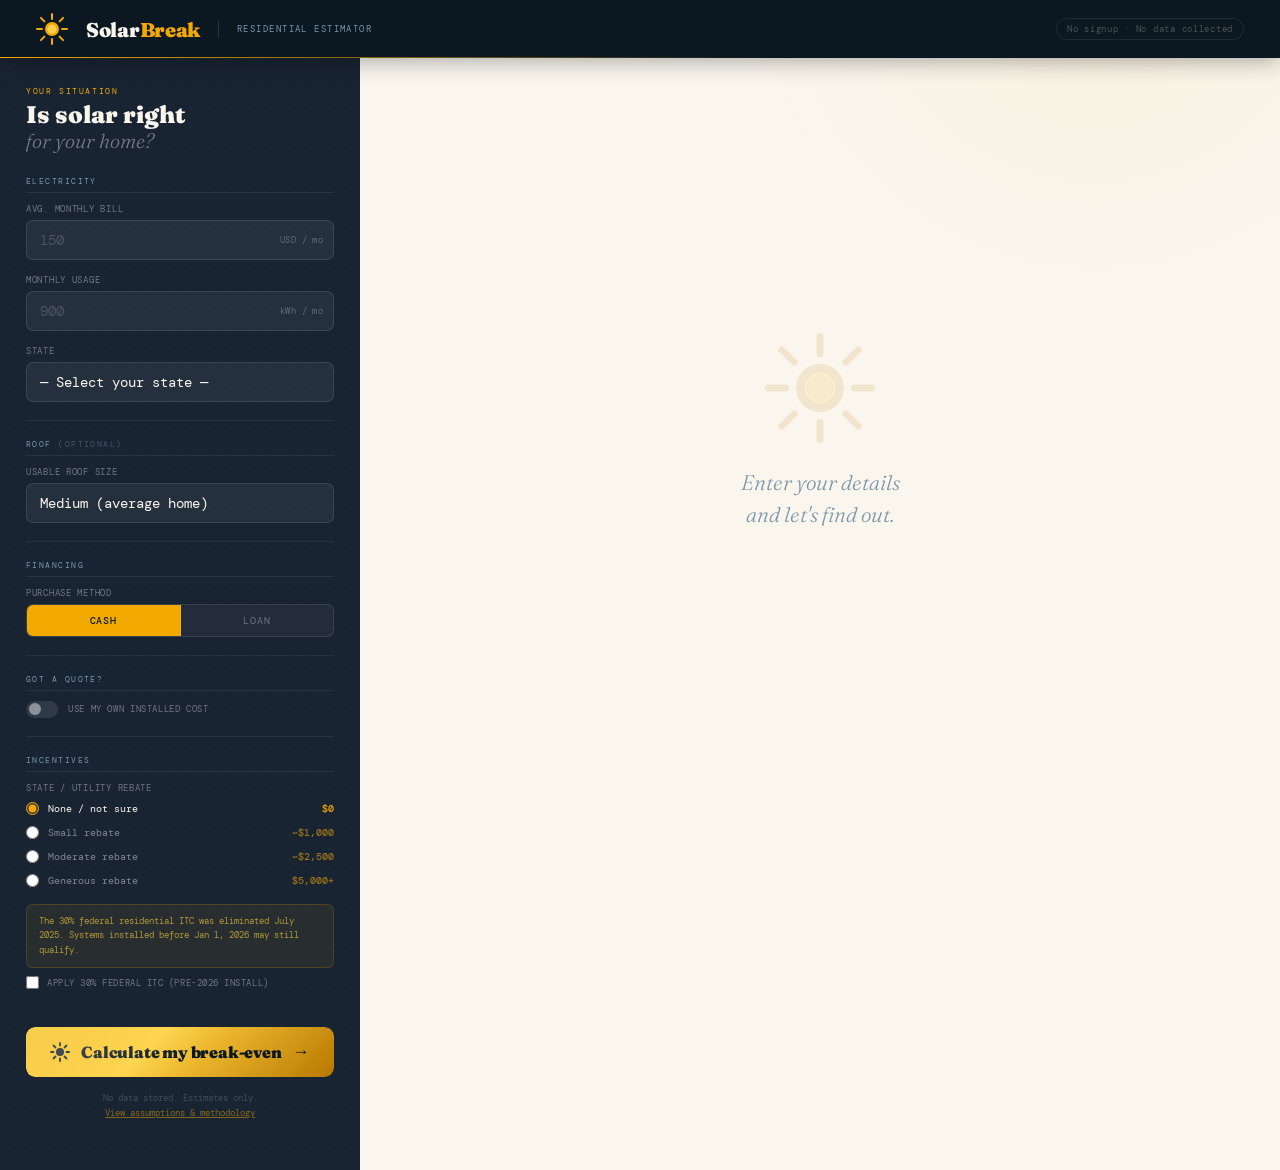
<file: classic/solar.html>
<!DOCTYPE html>
<html lang="en">
<head>
    <!-- Google tag (gtag.js) -->
    <script async src="https://www.googletagmanager.com/gtag/js?id=G-TL96KQ5B00"></script>
    <script>
      window.dataLayer = window.dataLayer || [];
      function gtag(){dataLayer.push(arguments);}
      gtag('js', new Date());

      gtag('config', 'G-TL96KQ5B00');
    </script>
<meta charset="UTF-8">
<meta name="viewport" content="width=device-width, initial-scale=1.0">
<title>SolarBreak — Should you go solar?</title>
<link rel="preconnect" href="https://fonts.googleapis.com">
<link href="https://fonts.googleapis.com/css2?family=Fraunces:ital,opsz,wght@0,9..144,300;0,9..144,600;0,9..144,900;1,9..144,300;1,9..144,400&family=DM+Mono:wght@300;400;500&display=swap" rel="stylesheet">
<style>
:root {
  --navy:       #0c1821;
  --navy-mid:   #192433;
  --navy-light: #243447;
  --cream:      #faf6ee;
  --cream-dark: #f0e8d5;
  --gold:       #f2a900;
  --gold-light: #fff4cc;
  --gold-deep:  #b87800;
  --sage:       #3a6b4f;
  --sage-light: #ddeee5;
  --rust:       #b84c2e;
  --rust-light: #fce9e4;
  --mist:       #7a96aa;
  --rule:       #ddd4c0;
  --ink:        #1a1610;
}
*,*::before,*::after{box-sizing:border-box;margin:0;padding:0;}
html,body{height:100%;}
body{
  background:var(--cream);
  color:var(--ink);
  font-family:'DM Mono',monospace;
  font-size:13px;
  min-height:100vh;
  overflow-x:hidden;
}

/* ══════════════════════════════════════
   MASTHEAD
══════════════════════════════════════ */
.masthead{
  background:var(--navy);
  height:58px;
  display:flex;
  align-items:center;
  padding:0 36px;
  gap:18px;
  position:sticky;
  top:0;
  z-index:50;
  box-shadow:0 2px 24px rgba(0,0,0,0.35);
}
.masthead::after{
  content:'';
  position:absolute;
  bottom:0;left:0;right:0;height:1px;
  background:linear-gradient(90deg,var(--gold) 0%,transparent 60%);
}
.mh-sun{width:32px;height:32px;flex-shrink:0;}
.mh-sun .rays{animation:spinRays 20s linear infinite;transform-origin:16px 16px;}
.mh-sun .core{animation:pulseCore 3.5s ease-in-out infinite;transform-origin:16px 16px;}
@keyframes spinRays{to{transform:rotate(360deg);}}
@keyframes pulseCore{0%,100%{transform:scale(1);}50%{transform:scale(1.12);}}
.mh-brand{font-family:'Fraunces',serif;font-size:20px;font-weight:900;color:var(--cream);letter-spacing:-0.3px;}
.mh-brand em{color:var(--gold);font-style:normal;}
.mh-divider{width:1px;height:18px;background:rgba(255,255,255,0.12);}
.mh-tag{font-size:9px;text-transform:uppercase;letter-spacing:0.16em;color:var(--mist);}
.mh-spacer{flex:1;}
.mh-badge{
  font-size:9px;letter-spacing:0.08em;color:rgba(255,255,255,0.25);
  border:1px solid rgba(255,255,255,0.08);
  border-radius:20px;padding:4px 10px;
}

/* ══════════════════════════════════════
   LAYOUT
══════════════════════════════════════ */
.app{display:grid;grid-template-columns:360px 1fr;min-height:calc(100vh - 58px);}

/* ══════════════════════════════════════
   LEFT PANEL
══════════════════════════════════════ */
.left{
  background:var(--navy-mid);
  padding:28px 26px 48px;
  overflow-y:auto;
  position:relative;
}
.left::before{
  content:'';position:absolute;inset:0;pointer-events:none;
  background-image:radial-gradient(rgba(255,255,255,0.025) 1px,transparent 1px);
  background-size:20px 20px;
}
.left-hero{margin-bottom:24px;}
.left-eyebrow{font-size:8px;text-transform:uppercase;letter-spacing:0.2em;color:var(--gold);margin-bottom:5px;}
.left-headline{
  font-family:'Fraunces',serif;font-size:24px;font-weight:900;
  color:var(--cream);line-height:1.15;
}
.left-headline em{font-style:italic;font-weight:300;color:rgba(255,255,255,0.4);display:block;font-size:20px;}

.sec-lbl{
  font-size:8px;text-transform:uppercase;letter-spacing:0.18em;color:var(--mist);
  margin-bottom:10px;padding-bottom:6px;border-bottom:1px solid rgba(255,255,255,0.07);
}
.fg{margin-bottom:14px;}
.fl{display:block;font-size:9px;letter-spacing:0.08em;color:rgba(255,255,255,0.38);margin-bottom:5px;text-transform:uppercase;}
input,select{
  width:100%;padding:10px 13px;
  background:rgba(255,255,255,0.055);
  border:1px solid rgba(255,255,255,0.1);
  color:var(--cream);font-family:'DM Mono',monospace;font-size:14px;
  border-radius:7px;outline:none;
  transition:border-color 0.2s,background 0.2s,box-shadow 0.2s;
  -webkit-appearance:none;appearance:none;
}
input::placeholder{color:rgba(255,255,255,0.18);}
input:focus,select:focus{
  border-color:var(--gold);
  background:rgba(242,169,0,0.07);
  box-shadow:0 0 0 3px rgba(242,169,0,0.14);
}
select option{background:var(--navy-mid);color:var(--cream);}
.iu{position:relative;}
.unit{
  position:absolute;right:11px;top:50%;transform:translateY(-50%);
  font-size:9px;color:rgba(255,255,255,0.28);letter-spacing:0.04em;pointer-events:none;
}
.divider{border:none;border-top:1px solid rgba(255,255,255,0.06);margin:18px 0;}

/* Sun hint */
.sun-hint{
  background:rgba(242,169,0,0.09);border:1px solid rgba(242,169,0,0.22);
  border-radius:7px;padding:8px 11px;font-size:10px;color:rgba(255,220,80,0.82);
  margin-top:-6px;margin-bottom:14px;line-height:1.55;display:none;
}
.sun-hint strong{color:var(--gold);}

/* Toggle group */
.tg{display:flex;background:rgba(255,255,255,0.04);border:1px solid rgba(255,255,255,0.1);border-radius:7px;overflow:hidden;}
.tg input[type="radio"]{display:none;}
.tg label{
  flex:1;padding:9px 0;text-align:center;cursor:pointer;
  font-size:10px;letter-spacing:0.08em;text-transform:uppercase;
  color:rgba(255,255,255,0.35);border-right:1px solid rgba(255,255,255,0.08);
  transition:all 0.2s;display:block;margin:0;
}
.tg label:last-of-type{border-right:none;}
.tg input[type="radio"]:checked+label{background:var(--gold);color:var(--navy);font-weight:500;}

/* Switch */
.sw-row{display:flex;align-items:center;gap:10px;margin-bottom:10px;cursor:pointer;}
.sw-row span{font-size:9px;color:rgba(255,255,255,0.38);text-transform:uppercase;letter-spacing:0.07em;}
input.sw{display:none;}
.sw-track{width:32px;height:17px;background:rgba(255,255,255,0.1);border-radius:9px;position:relative;transition:background 0.2s;flex-shrink:0;}
.sw-track::after{content:'';position:absolute;top:2.5px;left:2.5px;width:12px;height:12px;background:rgba(255,255,255,0.45);border-radius:50%;transition:transform 0.2s,background 0.2s;}
input.sw:checked+.sw-track{background:var(--gold);}
input.sw:checked+.sw-track::after{transform:translateX(15px);background:var(--navy);}

/* State incentive radios */
.inc-list{display:flex;flex-direction:column;gap:5px;}
.inc-item{display:flex;align-items:center;gap:9px;cursor:pointer;padding:3px 0;}
.inc-item input[type="radio"]{
  width:13px;height:13px;-webkit-appearance:auto;appearance:auto;
  accent-color:var(--gold);cursor:pointer;flex-shrink:0;margin:0;padding:0;border:none;background:none;
}
.ir-lbl{font-size:10px;color:rgba(255,255,255,0.45);flex:1;}
.ir-amt{font-size:10px;color:rgba(242,169,0,0.6);font-weight:500;}
.inc-item input[type="radio"]:checked~.ir-lbl{color:var(--cream);}
.inc-item input[type="radio"]:checked~.ir-amt{color:var(--gold);}

/* ITC box */
.itc-box{
  background:rgba(242,169,0,0.07);border:1px solid rgba(242,169,0,0.18);
  border-radius:7px;padding:9px 12px;margin-bottom:8px;
  font-size:9px;color:rgba(255,210,60,0.65);line-height:1.65;
}
.itc-check{display:flex;align-items:center;gap:8px;cursor:pointer;}
.itc-check input[type="checkbox"]{
  width:13px;height:13px;-webkit-appearance:auto;appearance:auto;
  accent-color:var(--gold);margin:0;padding:0;border:none;background:none;flex-shrink:0;
}
.itc-check span{font-size:9px;color:rgba(255,255,255,0.38);text-transform:uppercase;letter-spacing:0.06em;}

/* CTA */
.cta{
  width:100%;margin-top:24px;padding:0;background:none;border:none;cursor:pointer;
  border-radius:9px;overflow:hidden;position:relative;
}
.cta-inner{
  display:flex;align-items:center;justify-content:center;gap:11px;
  padding:15px 22px;
  background:linear-gradient(135deg,#f5b800 0%,#ffd040 40%,var(--gold-deep) 100%);
  border-radius:9px;
  transition:transform 0.15s,box-shadow 0.2s;
  position:relative;overflow:hidden;
}
.cta-inner::before{
  content:'';position:absolute;inset:0;
  background:linear-gradient(135deg,rgba(255,255,255,0.3) 0%,transparent 55%);
  pointer-events:none;
}
.cta:hover .cta-inner{transform:translateY(-2px);box-shadow:0 10px 36px rgba(242,169,0,0.5);}
.cta:active .cta-inner{transform:translateY(0);}
.cta-sun{width:20px;height:20px;animation:ctaSpin 5s linear infinite paused;}
.cta:hover .cta-sun{animation-play-state:running;}
@keyframes ctaSpin{to{transform:rotate(360deg);}}
.cta-txt{font-family:'Fraunces',serif;font-size:16px;font-weight:900;color:var(--navy);letter-spacing:-0.2px;}
.cta-arr{font-size:17px;color:var(--navy);transition:transform 0.2s;}
.cta:hover .cta-arr{transform:translateX(5px);}
.foot-note{margin-top:14px;font-size:9px;color:rgba(255,255,255,0.18);text-align:center;line-height:1.7;}
.foot-note a{color:rgba(242,169,0,0.5);cursor:pointer;text-decoration:underline;}

/* ══════════════════════════════════════
   RIGHT PANEL
══════════════════════════════════════ */
.right{
  padding:36px 40px 56px;
  overflow-y:auto;
  position:relative;
  transition:background 0.8s ease;
}
.right::before{
  content:'';position:absolute;inset:0;pointer-events:none;
  background:radial-gradient(ellipse 60% 50% at 80% -10%,rgba(242,169,0,0.06) 0%,transparent 70%);
  transition:opacity 0.8s;
}
.right.mood-good::before{background:radial-gradient(ellipse 70% 60% at 85% -5%,rgba(58,107,79,0.1) 0%,transparent 70%);}
.right.mood-poor::before{background:radial-gradient(ellipse 70% 60% at 85% -5%,rgba(184,76,46,0.07) 0%,transparent 70%);}

/* Empty state */
.empty{
  display:flex;flex-direction:column;align-items:center;justify-content:center;
  min-height:75vh;gap:20px;
}
.empty-sun-wrap{animation:emptyFloat 5s ease-in-out infinite;}
@keyframes emptyFloat{0%,100%{transform:translateY(0);}50%{transform:translateY(-10px);}}
.empty-txt{
  font-family:'Fraunces',serif;font-size:21px;font-weight:300;font-style:italic;
  color:var(--mist);text-align:center;line-height:1.5;
}

/* Results */
#rc{animation:slideIn 0.45s cubic-bezier(0.16,1,0.3,1) forwards;}
@keyframes slideIn{from{opacity:0;transform:translateY(16px);}to{opacity:1;transform:translateY(0);}}

/* ── VERDICT ── */
.verdict{
  border-radius:12px;padding:20px 22px;margin-bottom:30px;
  display:flex;align-items:center;gap:16px;
  position:relative;overflow:hidden;
}
.verdict::after{
  content:'';position:absolute;right:-30px;top:-30px;
  width:110px;height:110px;border-radius:50%;opacity:0.1;
}
.verdict.good{background:var(--sage-light);}
.verdict.good::after{background:var(--sage);}
.verdict.fair{background:var(--gold-light);}
.verdict.fair::after{background:var(--gold);}
.verdict.poor{background:var(--rust-light);}
.verdict.poor::after{background:var(--rust);}
.v-icon{font-size:30px;flex-shrink:0;}
.v-body{flex:1;}
.v-text{font-family:'Fraunces',serif;font-size:21px;font-weight:900;color:var(--navy);line-height:1.2;}
.v-sub{font-size:10px;color:var(--mist);margin-top:4px;letter-spacing:0.03em;}
.v-pill{
  font-size:8px;text-transform:uppercase;letter-spacing:0.13em;
  padding:6px 13px;border-radius:20px;font-weight:500;white-space:nowrap;
}
.verdict.good .v-pill{background:var(--sage);color:white;}
.verdict.fair .v-pill{background:var(--gold-deep);color:white;}
.verdict.poor .v-pill{background:var(--rust);color:white;}

/* ── SECTION HEAD ── */
.sh{
  display:flex;align-items:center;gap:12px;
  margin-bottom:14px;
}
.sh-title{font-family:'Fraunces',serif;font-size:15px;font-weight:600;color:var(--navy);}
.sh-tag{font-size:8px;text-transform:uppercase;letter-spacing:0.13em;color:var(--mist);}
.sh-rule{flex:1;height:1px;background:var(--rule);}
.sh-gold{flex:1;height:2px;background:linear-gradient(90deg,var(--gold) 0%,transparent 100%);}

/* ── RADIAL ARC + STATS ── */
.hero-row{
  display:grid;grid-template-columns:200px 1fr;
  gap:0;margin-bottom:4px;
  background:white;border:1px solid var(--rule);border-radius:10px;overflow:hidden;
}
.arc-cell{
  background:var(--navy);
  display:flex;flex-direction:column;align-items:center;justify-content:center;
  padding:24px 16px;position:relative;
}
.arc-cell::after{
  content:'';position:absolute;right:0;top:10%;bottom:10%;width:1px;
  background:linear-gradient(180deg,transparent,rgba(255,255,255,0.12),transparent);
}
#arc-svg{overflow:visible;}
.arc-label{
  text-align:center;margin-top:10px;
}
.arc-years{
  font-family:'Fraunces',serif;font-size:28px;font-weight:900;
  color:var(--cream);line-height:1;
}
.arc-sub{font-size:9px;color:var(--mist);letter-spacing:0.1em;text-transform:uppercase;margin-top:3px;}
.stats-cell{display:grid;grid-template-columns:1fr 1fr 1fr;gap:1px;background:var(--rule);}
.s-cell{
  background:white;padding:13px 14px;
  transition:background 0.15s;
}
.s-cell:hover{background:var(--cream);}
.s-cell.money{background:#fffef5;}
.s-cell.money:hover{background:#fff8e0;}
.s-lbl{font-size:8px;text-transform:uppercase;letter-spacing:0.12em;color:var(--mist);margin-bottom:4px;}
.s-val{
  font-family:'Fraunces',serif;font-size:21px;font-weight:900;
  line-height:1;color:var(--navy);
}
.s-val.gold{color:var(--gold-deep);}
.s-val.sage{color:var(--sage);}
.s-hint{font-size:9px;color:var(--mist);margin-top:3px;}

/* ── STACKED BAR BREAKDOWN ── */
.breakdown-wrap{margin-bottom:28px;}
.stacked-bar-outer{
  height:28px;border-radius:6px;overflow:hidden;
  display:flex;margin-bottom:10px;
  box-shadow:0 2px 8px rgba(0,0,0,0.08);
}
.sb-seg{
  height:100%;transition:flex 0.6s cubic-bezier(0.4,0,0.2,1);
  position:relative;cursor:default;
}
.sb-seg:hover::after{
  content:attr(data-tip);
  position:absolute;bottom:calc(100% + 8px);left:50%;transform:translateX(-50%);
  background:var(--navy);color:white;font-size:9px;padding:5px 9px;border-radius:5px;
  white-space:nowrap;pointer-events:none;z-index:10;letter-spacing:0.03em;
}
.bd-legend{display:flex;flex-wrap:wrap;gap:6px 14px;}
.bd-leg-item{display:flex;align-items:center;gap:5px;font-size:9px;color:var(--mist);}
.bd-dot{width:9px;height:9px;border-radius:2px;flex-shrink:0;}
.bd-leg-val{color:var(--navy);font-weight:500;margin-left:2px;}
.bd-note{font-size:9px;color:var(--mist);margin-top:8px;line-height:1.6;}

/* ── INCENTIVE PILLS ── */
.ipills{display:flex;gap:8px;margin-bottom:28px;flex-wrap:wrap;}
.ipill{
  display:flex;align-items:center;gap:7px;
  padding:7px 13px;border-radius:7px;font-size:10px;letter-spacing:0.03em;border:1px solid;
}
.ipill.sage{background:var(--sage-light);border-color:var(--sage);color:var(--sage);}
.ipill.gold{background:var(--gold-light);border-color:var(--gold-deep);color:var(--gold-deep);}
.ipill.mist{background:var(--cream-dark);border-color:var(--rule);color:var(--mist);flex:1;min-width:180px;}
.ipill.mist a{color:var(--gold-deep);text-decoration:underline;}
.ipill-amt{font-size:13px;font-weight:500;}

/* ── PAYBACK CHART ── */
.chart-wrap{margin-bottom:28px;}
.chart-cap{font-size:9px;color:var(--mist);margin-bottom:10px;letter-spacing:0.03em;}
#payback-svg{
  width:100%;display:block;
  background:white;border:1px solid var(--rule);border-radius:8px;
}
.chart-leg{display:flex;gap:18px;margin-top:10px;flex-wrap:wrap;}
.cl-item{display:flex;align-items:center;gap:6px;font-size:9px;color:var(--mist);text-transform:uppercase;letter-spacing:0.07em;}
.cl-swatch{width:18px;height:2px;border-radius:1px;}
.chart-sum{margin-top:10px;font-size:11px;color:var(--sage);letter-spacing:0.02em;}
.chart-sum strong{font-weight:500;}

/* ── SCENARIOS ── */
.sc-grid{display:grid;grid-template-columns:1fr 1fr;gap:10px;margin-bottom:28px;}
.sc-card{
  background:white;border:1.5px solid var(--rule);border-radius:9px;
  padding:16px;position:relative;
  transition:transform 0.18s,box-shadow 0.18s,border-color 0.15s;
}
.sc-card:hover{transform:translateY(-3px);box-shadow:0 10px 28px rgba(12,24,33,0.1);}
.sc-card.sel{
  border-color:var(--gold);
  background:linear-gradient(140deg,#fffef5 0%,#fff8d0 100%);
}
.sc-card.best{border-color:var(--sage)!important;}
.sc-type{font-size:8px;text-transform:uppercase;letter-spacing:0.13em;color:var(--mist);margin-bottom:5px;}
.sc-card.sel .sc-type{color:var(--gold-deep);}
.sc-name{font-family:'Fraunces',serif;font-size:13px;font-weight:600;color:var(--navy);margin-bottom:10px;line-height:1.25;}
.sc-row{
  display:flex;justify-content:space-between;align-items:baseline;
  padding:4px 0;border-bottom:1px solid var(--rule);font-size:11px;
}
.sc-row:last-child{border-bottom:none;}
.sc-row .sk{color:var(--mist);}
.sc-row .sv{font-weight:500;}
.sc-row .sv.g{color:var(--sage);}
.sc-row .sv.a{color:var(--gold-deep);}
.sc-badge{
  position:absolute;top:-1px;right:12px;
  font-size:7px;text-transform:uppercase;letter-spacing:0.1em;padding:3px 8px;border-radius:0 0 5px 5px;
}
.sc-badge.fin{background:var(--gold);color:var(--navy);}
.sc-badge.bst{background:var(--sage);color:white;}
.sc-badge.both{background:var(--navy);color:var(--gold);}

/* ── DISCLAIMER ── */
.disc{font-size:9px;color:var(--mist);line-height:1.75;padding-top:4px;}

/* ── MODAL ── */
.modal{display:none;position:fixed;inset:0;background:rgba(12,24,33,0.72);z-index:200;align-items:center;justify-content:center;backdrop-filter:blur(6px);}
.modal.open{display:flex;}
.modal-box{
  background:var(--cream);border:2px solid var(--navy);border-radius:12px;
  padding:30px;max-width:520px;width:92%;max-height:82vh;overflow-y:auto;position:relative;
  animation:mIn 0.25s ease;
}
@keyframes mIn{from{transform:scale(0.94);opacity:0;}to{transform:scale(1);opacity:1;}}
.modal-title{font-family:'Fraunces',serif;font-size:19px;font-weight:900;color:var(--navy);margin-bottom:16px;padding-bottom:11px;border-bottom:2px solid var(--navy);}
.mc{position:absolute;top:16px;right:18px;background:none;border:none;font-size:18px;cursor:pointer;color:var(--mist);transition:color 0.15s;}
.mc:hover{color:var(--navy);}
.ar{display:flex;justify-content:space-between;padding:7px 0;border-bottom:1px solid var(--rule);font-size:11px;gap:14px;}
.ar:last-of-type{border-bottom:none;}
.ar .ak{color:var(--mist);}
.ar .av{font-weight:500;text-align:right;}
.mf{margin-top:14px;font-size:9px;color:var(--mist);line-height:1.7;}

/* ── RESPONSIVE ── */
@media(max-width:900px){
  .app{grid-template-columns:1fr;}
  .left{border-bottom:2px solid var(--gold);}
  .hero-row{grid-template-columns:1fr;}
  .arc-cell{padding:20px;}
  .stats-cell{grid-template-columns:1fr 1fr;}
  .sc-grid{grid-template-columns:1fr;}
  .masthead{padding:0 20px;}
  .right{padding:24px 20px 40px;}
}
</style>
</head>
<body>

<!-- MASTHEAD -->
<header class="masthead">
  <svg class="mh-sun" viewBox="0 0 32 32" fill="none">
    <g class="rays">
      <line x1="16" y1="1" x2="16" y2="6" stroke="#f2a900" stroke-width="2" stroke-linecap="round"/>
      <line x1="16" y1="26" x2="16" y2="31" stroke="#f2a900" stroke-width="2" stroke-linecap="round"/>
      <line x1="1" y1="16" x2="6" y2="16" stroke="#f2a900" stroke-width="2" stroke-linecap="round"/>
      <line x1="26" y1="16" x2="31" y2="16" stroke="#f2a900" stroke-width="2" stroke-linecap="round"/>
      <line x1="4.9" y1="4.9" x2="8.4" y2="8.4" stroke="#f2a900" stroke-width="2" stroke-linecap="round"/>
      <line x1="23.6" y1="23.6" x2="27.1" y2="27.1" stroke="#f2a900" stroke-width="2" stroke-linecap="round"/>
      <line x1="27.1" y1="4.9" x2="23.6" y2="8.4" stroke="#f2a900" stroke-width="2" stroke-linecap="round"/>
      <line x1="8.4" y1="23.6" x2="4.9" y2="27.1" stroke="#f2a900" stroke-width="2" stroke-linecap="round"/>
    </g>
    <circle class="core" cx="16" cy="16" r="7" fill="#f2a900"/>
    <circle cx="16" cy="16" r="4.5" fill="#ffd050"/>
  </svg>
  <div class="mh-brand">Solar<em>Break</em></div>
  <div class="mh-divider"></div>
  <div class="mh-tag">Residential Estimator</div>
  <div class="mh-spacer"></div>
  <div class="mh-badge">No signup · No data collected</div>
</header>

<div class="app">
<!-- ══ LEFT PANEL ══ -->
<div class="left">
  <div class="left-hero">
    <div class="left-eyebrow">Your situation</div>
    <div class="left-headline">Is solar right<em>for your home?</em></div>
  </div>

  <div class="sec-lbl">Electricity</div>
  <div class="fg">
    <label class="fl">Avg. Monthly Bill</label>
    <div class="iu"><input type="number" id="bill" placeholder="150" min="0" max="5000"><span class="unit">USD / mo</span></div>
  </div>
  <div class="fg">
    <label class="fl">Monthly Usage</label>
    <div class="iu"><input type="number" id="kwh" placeholder="900" min="0" max="20000"><span class="unit">kWh / mo</span></div>
  </div>
  <div class="fg">
    <label class="fl">State</label>
    <select id="state" onchange="onState()">
      <option value="avg">— Select your state —</option>
      <option value="AL">Alabama</option><option value="AK">Alaska</option><option value="AZ">Arizona</option>
      <option value="AR">Arkansas</option><option value="CA">California</option><option value="CO">Colorado</option>
      <option value="CT">Connecticut</option><option value="DE">Delaware</option><option value="FL">Florida</option>
      <option value="GA">Georgia</option><option value="HI">Hawaii</option><option value="ID">Idaho</option>
      <option value="IL">Illinois</option><option value="IN">Indiana</option><option value="IA">Iowa</option>
      <option value="KS">Kansas</option><option value="KY">Kentucky</option><option value="LA">Louisiana</option>
      <option value="ME">Maine</option><option value="MD">Maryland</option><option value="MA">Massachusetts</option>
      <option value="MI">Michigan</option><option value="MN">Minnesota</option><option value="MS">Mississippi</option>
      <option value="MO">Missouri</option><option value="MT">Montana</option><option value="NE">Nebraska</option>
      <option value="NV">Nevada</option><option value="NH">New Hampshire</option><option value="NJ">New Jersey</option>
      <option value="NM">New Mexico</option><option value="NY">New York</option><option value="NC">North Carolina</option>
      <option value="ND">North Dakota</option><option value="OH">Ohio</option><option value="OK">Oklahoma</option>
      <option value="OR">Oregon</option><option value="PA">Pennsylvania</option><option value="RI">Rhode Island</option>
      <option value="SC">South Carolina</option><option value="SD">South Dakota</option><option value="TN">Tennessee</option>
      <option value="TX">Texas</option><option value="UT">Utah</option><option value="VT">Vermont</option>
      <option value="VA">Virginia</option><option value="WA">Washington</option><option value="WV">West Virginia</option>
      <option value="WI">Wisconsin</option><option value="WY">Wyoming</option>
    </select>
  </div>
  <div id="sun-hint" class="sun-hint"></div>

  <div class="divider"></div>
  <div class="sec-lbl">Roof <span style="opacity:.45">(optional)</span></div>
  <div class="fg">
    <label class="fl">Usable Roof Size</label>
    <select id="roof">
      <option value="0">Not sure — use defaults</option>
      <option value="300">Small (townhouse / condo)</option>
      <option value="500" selected>Medium (average home)</option>
      <option value="800">Large</option>
      <option value="1200">Very large (ranch / estate)</option>
    </select>
  </div>

  <div class="divider"></div>
  <div class="sec-lbl">Financing</div>
  <div class="fg">
    <label class="fl">Purchase Method</label>
    <div class="tg">
      <input type="radio" name="fin" id="fc" value="cash" checked><label for="fc">Cash</label>
      <input type="radio" name="fin" id="fl2" value="loan"><label for="fl2">Loan</label>
    </div>
  </div>
  <div class="fg" id="apr-g" style="display:none">
    <label class="fl">Loan APR</label>
    <div class="iu"><input type="number" id="apr" placeholder="6.5" min="0" max="25" step="0.1"><span class="unit">%</span></div>
  </div>
  <div class="fg" id="term-g" style="display:none">
    <label class="fl">Loan Term</label>
    <select id="term">
      <option value="10">10 years</option><option value="15" selected>15 years</option>
      <option value="20">20 years</option><option value="25">25 years</option>
    </select>
  </div>

  <div class="divider"></div>
  <div class="sec-lbl">Got a Quote?</div>
  <div class="fg">
    <label class="sw-row" for="use-custom">
      <input class="sw" type="checkbox" id="use-custom" onchange="toggleCustom()">
      <div class="sw-track"></div>
      <span>Use my own installed cost</span>
    </label>
    <div id="custom-g" style="display:none;margin-top:6px">
      <div class="iu"><input type="number" id="custom-cost" placeholder="28000" min="500" max="500000"><span class="unit">USD total</span></div>
    </div>
  </div>

  <div class="divider"></div>
  <div class="sec-lbl">Incentives</div>
  <div class="fg">
    <label class="fl">State / Utility Rebate</label>
    <div class="inc-list">
      <label class="inc-item"><input type="radio" name="si" value="0" checked><span class="ir-lbl">None / not sure</span><span class="ir-amt">$0</span></label>
      <label class="inc-item"><input type="radio" name="si" value="1000"><span class="ir-lbl">Small rebate</span><span class="ir-amt">~$1,000</span></label>
      <label class="inc-item"><input type="radio" name="si" value="2500"><span class="ir-lbl">Moderate rebate</span><span class="ir-amt">~$2,500</span></label>
      <label class="inc-item"><input type="radio" name="si" value="5000"><span class="ir-lbl">Generous rebate</span><span class="ir-amt">$5,000+</span></label>
    </div>
  </div>
  <div class="fg">
    <div class="itc-box">The 30% federal residential ITC was eliminated July 2025. Systems installed before Jan 1, 2026 may still qualify.</div>
    <label class="itc-check">
      <input type="checkbox" id="itc">
      <span>Apply 30% federal ITC (pre-2026 install)</span>
    </label>
  </div>

  <button class="cta" onclick="calc()">
    <div class="cta-inner">
      <svg class="cta-sun" viewBox="0 0 20 20" fill="none">
        <circle cx="10" cy="10" r="4" fill="#0c1821"/>
        <line x1="10" y1="1" x2="10" y2="3.5" stroke="#0c1821" stroke-width="1.8" stroke-linecap="round"/>
        <line x1="10" y1="16.5" x2="10" y2="19" stroke="#0c1821" stroke-width="1.8" stroke-linecap="round"/>
        <line x1="1" y1="10" x2="3.5" y2="10" stroke="#0c1821" stroke-width="1.8" stroke-linecap="round"/>
        <line x1="16.5" y1="10" x2="19" y2="10" stroke="#0c1821" stroke-width="1.8" stroke-linecap="round"/>
        <line x1="3.5" y1="3.5" x2="5.5" y2="5.5" stroke="#0c1821" stroke-width="1.8" stroke-linecap="round"/>
        <line x1="14.5" y1="14.5" x2="16.5" y2="16.5" stroke="#0c1821" stroke-width="1.8" stroke-linecap="round"/>
        <line x1="16.5" y1="3.5" x2="14.5" y2="5.5" stroke="#0c1821" stroke-width="1.8" stroke-linecap="round"/>
        <line x1="5.5" y1="14.5" x2="3.5" y2="16.5" stroke="#0c1821" stroke-width="1.8" stroke-linecap="round"/>
      </svg>
      <span class="cta-txt">Calculate my break-even</span>
      <span class="cta-arr">→</span>
    </div>
  </button>
  <div class="foot-note">No data stored. Estimates only.<br><a onclick="openModal()">View assumptions & methodology</a></div>
</div>

<!-- ══ RIGHT PANEL ══ -->
<div class="right" id="right">

  <div class="empty" id="empty">
    <div class="empty-sun-wrap">
      <svg width="110" height="110" viewBox="0 0 32 32" fill="none" style="opacity:0.13">
        <g style="transform-origin:16px 16px;animation:spinRays 22s linear infinite">
          <line x1="16" y1="1" x2="16" y2="6" stroke="#b87800" stroke-width="2" stroke-linecap="round"/>
          <line x1="16" y1="26" x2="16" y2="31" stroke="#b87800" stroke-width="2" stroke-linecap="round"/>
          <line x1="1" y1="16" x2="6" y2="16" stroke="#b87800" stroke-width="2" stroke-linecap="round"/>
          <line x1="26" y1="16" x2="31" y2="16" stroke="#b87800" stroke-width="2" stroke-linecap="round"/>
          <line x1="4.9" y1="4.9" x2="8.4" y2="8.4" stroke="#b87800" stroke-width="2" stroke-linecap="round"/>
          <line x1="23.6" y1="23.6" x2="27.1" y2="27.1" stroke="#b87800" stroke-width="2" stroke-linecap="round"/>
          <line x1="27.1" y1="4.9" x2="23.6" y2="8.4" stroke="#b87800" stroke-width="2" stroke-linecap="round"/>
          <line x1="8.4" y1="23.6" x2="4.9" y2="27.1" stroke="#b87800" stroke-width="2" stroke-linecap="round"/>
        </g>
        <circle cx="16" cy="16" r="7" fill="#b87800"/>
        <circle cx="16" cy="16" r="4.5" fill="#f2a900"/>
      </svg>
    </div>
    <div class="empty-txt">Enter your details<br>and let's find out.</div>
  </div>

  <div id="rc" style="display:none">

    <!-- VERDICT -->
    <div class="verdict" id="vb">
      <div class="v-icon" id="vi"></div>
      <div class="v-body">
        <div class="v-text" id="vt"></div>
        <div class="v-sub" id="vs"></div>
      </div>
      <div class="v-pill" id="vp"></div>
    </div>

    <!-- RADIAL ARC + STATS -->
    <div class="sh"><span class="sh-title">System Overview</span><span class="sh-tag">Estimated</span><div class="sh-gold"></div></div>
    <div class="hero-row" style="margin-bottom:2px">
      <div class="arc-cell">
        <svg id="arc-svg" width="140" height="140" viewBox="0 0 140 140"></svg>
        <div class="arc-label">
          <div class="arc-years" id="arc-years">—</div>
          <div class="arc-sub">yr break-even</div>
        </div>
      </div>
      <div class="stats-cell">
        <div class="s-cell">
          <div class="s-lbl">System Size</div>
          <div class="s-val" id="s-kw">—</div>
          <div class="s-hint">kilowatts (kW)</div>
        </div>
        <div class="s-cell">
          <div class="s-lbl">Annual Output</div>
          <div class="s-val sage" id="s-prod">—</div>
          <div class="s-hint">kWh / year</div>
        </div>
        <div class="s-cell">
          <div class="s-lbl">Monthly Savings</div>
          <div class="s-val sage" id="s-save">—</div>
          <div class="s-hint">avg. first year</div>
        </div>
        <div class="s-cell money">
          <div class="s-lbl">Install Cost</div>
          <div class="s-val gold" id="s-gross">—</div>
          <div class="s-hint">before incentives</div>
        </div>
        <div class="s-cell money">
          <div class="s-lbl">After Incentives</div>
          <div class="s-val" id="s-net">—</div>
          <div class="s-hint">net cost</div>
        </div>
        <div class="s-cell money">
          <div class="s-lbl">25-yr Net Profit</div>
          <div class="s-val sage" id="s-profit">—</div>
          <div class="s-hint">cash purchase</div>
        </div>
      </div>
    </div>

    <!-- COST BREAKDOWN -->
    <div class="breakdown-wrap">
      <div class="stacked-bar-outer" id="sbar"></div>
      <div class="bd-legend" id="bd-legend"></div>
      <div class="bd-note" id="bd-note"></div>
    </div>

    <!-- INCENTIVES -->
    <div class="sh" style="margin-bottom:10px"><span class="sh-title">Incentives Applied</span><span class="sh-tag">As Selected</span><div class="sh-gold"></div></div>
    <div class="ipills" id="ipills"></div>

    <!-- CHART -->
    <div class="sh"><span class="sh-title">Payback Over 25 Years</span><span class="sh-tag">Cash Basis</span><div class="sh-gold"></div></div>
    <div class="chart-wrap">
      <div class="chart-cap">Cumulative savings vs. net system cost — curves cross at break-even</div>
      <svg id="payback-svg" height="190" viewBox="0 0 700 190" preserveAspectRatio="none"></svg>
      <div class="chart-leg">
        <div class="cl-item"><div class="cl-swatch" style="background:var(--sage)"></div>Cumulative savings</div>
        <div class="cl-item"><div class="cl-swatch" style="border-top:2px dashed var(--gold-deep);background:none"></div>Net system cost</div>
        <div class="cl-item"><div class="cl-swatch" style="background:var(--navy);width:10px;height:10px;border-radius:50%"></div>Break-even</div>
      </div>
      <div class="chart-sum">▶ 25-year net profit (cash): <strong id="chart-profit"></strong></div>
    </div>

    <!-- SCENARIOS -->
    <div class="sh"><span class="sh-title">Scenario Comparison</span><span class="sh-tag">All Options</span><div class="sh-gold"></div></div>
    <div class="sc-grid" id="sc-grid"></div>

    <div class="disc">* Estimates only. Costs and savings vary by installer, utility, permitting and performance. Consult a licensed solar installer for a formal proposal. The federal 30% ITC was eliminated July 2025 for new residential installs.</div>
  </div>
</div>
</div>

<!-- MODAL -->
<div class="modal" id="modal" onclick="if(event.target===this)closeModal()">
  <div class="modal-box">
    <div class="modal-title">Assumptions & Methodology</div>
    <button class="mc" onclick="closeModal()">✕</button>
    <div class="ar"><span class="ak">Panel efficiency</span><span class="av">20% (standard residential)</span></div>
    <div class="ar"><span class="ak">Roof: Small</span><span class="av">300 sq ft (~4.6 kW max)</span></div>
    <div class="ar"><span class="ak">Roof: Medium</span><span class="av">500 sq ft (~7.7 kW max)</span></div>
    <div class="ar"><span class="ak">Roof: Large</span><span class="av">800 sq ft (~12.3 kW max)</span></div>
    <div class="ar"><span class="ak">Roof: Very large</span><span class="av">1,200 sq ft (~18.5 kW max)</span></div>
    <div class="ar"><span class="ak">Base install cost</span><span class="av">$2.85/W national avg</span></div>
    <div class="ar"><span class="ak">Labor cost</span><span class="av">State-indexed (18–32% of total)</span></div>
    <div class="ar"><span class="ak">Battery (CA)</span><span class="av">~$4,000 (single unit, state avg)</span></div>
    <div class="ar"><span class="ak">Battery (other states)</span><span class="av">~$7,000–$10,000</span></div>
    <div class="ar"><span class="ak">Federal ITC (2025)</span><span class="av">Eliminated July 4, 2025 for new installs</span></div>
    <div class="ar"><span class="ak">State incentives</span><span class="av">User-selected tiers, not modeled by state</span></div>
    <div class="ar"><span class="ak">Sun hours</span><span class="av">Derived from state avg peak sun</span></div>
    <div class="ar"><span class="ak">System degradation</span><span class="av">0.5% per year</span></div>
    <div class="ar"><span class="ak">Electricity rate inflation</span><span class="av">2.5% per year</span></div>
    <div class="ar"><span class="ak">O&M cost (years 11–25)</span><span class="av">$150/year</span></div>
    <div class="ar"><span class="ak">Default loan APR</span><span class="av">6.5%</span></div>
    <div class="mf">State cost multipliers, labor rates, and sun hours derived from regional data. For educational estimation only.</div>
  </div>
</div>

<script>
// Finance toggle
document.querySelectorAll('input[name="fin"]').forEach(r=>{
  r.addEventListener('change',()=>{
    const loan=r.value==='loan'&&r.checked;
    document.getElementById('apr-g').style.display=loan?'':'none';
    document.getElementById('term-g').style.display=loan?'':'none';
  });
});
function toggleCustom(){
  const on=document.getElementById('use-custom').checked;
  document.getElementById('custom-g').style.display=on?'':'none';
}

// State data: [costMult, sunHours, sunDesc, laborPct, battCost]
// laborPct = fraction of gross that is labor
// battCost = single-unit battery installed cost
const SD={
  AL:[0.93,4.8,'moderate',0.20,8000],   AK:[1.18,2.8,'low',0.28,10000],
  AZ:[0.96,6.5,'excellent',0.19,7500],  AR:[0.92,4.7,'moderate',0.19,8000],
  CA:[1.12,5.8,'high',0.30,4000],       CO:[1.02,5.5,'high',0.21,8500],
  CT:[1.15,4.1,'moderate',0.28,9000],   DE:[1.02,4.2,'moderate',0.22,8500],
  FL:[0.97,5.5,'high',0.20,7500],       GA:[0.96,5.0,'moderate',0.20,8000],
  HI:[1.24,5.7,'high',0.32,10000],      ID:[0.95,4.8,'moderate',0.19,8000],
  IL:[1.01,4.0,'moderate',0.22,8500],   IN:[0.94,3.9,'moderate',0.20,8000],
  IA:[0.94,4.2,'moderate',0.20,8000],   KS:[0.93,5.0,'moderate',0.19,8000],
  KY:[0.93,4.2,'moderate',0.19,8000],   LA:[0.92,5.0,'moderate',0.19,8000],
  ME:[1.02,4.2,'moderate',0.24,9000],   MD:[1.08,4.5,'moderate',0.25,8500],
  MA:[1.14,4.2,'moderate',0.28,9000],   MI:[0.95,3.8,'low',0.21,8500],
  MN:[0.96,4.1,'moderate',0.22,8500],   MS:[0.92,5.0,'moderate',0.19,8000],
  MO:[0.94,4.5,'moderate',0.20,8000],   MT:[0.96,4.5,'moderate',0.20,8500],
  NE:[0.93,4.9,'moderate',0.19,8000],   NV:[0.97,6.4,'excellent',0.20,7500],
  NH:[1.04,4.0,'moderate',0.25,9000],   NJ:[1.12,4.4,'moderate',0.27,9000],
  NM:[0.95,6.8,'excellent',0.19,7500],  NY:[1.13,4.2,'moderate',0.28,9000],
  NC:[0.98,4.9,'moderate',0.20,8000],   ND:[0.94,4.4,'moderate',0.19,8000],
  OH:[0.95,3.9,'moderate',0.21,8500],   OK:[0.91,5.2,'high',0.19,8000],
  OR:[1.04,4.0,'moderate',0.24,9000],   PA:[0.99,4.2,'moderate',0.22,8500],
  RI:[1.09,4.1,'moderate',0.26,9000],   SC:[0.94,5.0,'moderate',0.20,8000],
  SD:[0.93,4.9,'moderate',0.19,8000],   TN:[0.94,4.6,'moderate',0.20,8000],
  TX:[0.91,5.6,'high',0.19,7500],       UT:[0.96,5.8,'high',0.20,8000],
  VT:[1.03,4.0,'moderate',0.25,9000],   VA:[1.00,4.6,'moderate',0.21,8500],
  WA:[1.04,3.8,'low',0.24,9000],        WV:[0.93,4.0,'moderate',0.19,8500],
  WI:[0.95,4.0,'moderate',0.21,8500],   WY:[0.94,5.0,'moderate',0.19,8500],
  avg:[1.0,4.5,'average',0.20,8500]
};
const SUN_DESC={
  low:'Low sun region — longer payback expected',
  moderate:'Moderate sun — typical national performance',
  high:'Good sun — solid production potential',
  excellent:'Excellent sun — among the best in the US',
  average:'National average sun hours applied'
};

function onState(){
  const s=document.getElementById('state').value;
  const el=document.getElementById('sun-hint');
  if(!s||s==='avg'){el.style.display='none';return;}
  const d=SD[s];if(!d){el.style.display='none';return;}
  el.style.display='block';
  el.innerHTML=`☀ <strong>${d[1]} peak sun hrs/day</strong> — ${SUN_DESC[d[2]]}`;
}

const fmt=(n,d=0)=>n.toLocaleString('en-US',{minimumFractionDigits:d,maximumFractionDigits:d});
const $=n=>'$'+fmt(Math.round(n));

function mpay(p,apr,yrs){
  const r=apr/100/12,n=yrs*12;
  return r===0?p/n:p*r*Math.pow(1+r,n)/(Math.pow(1+r,n)-1);
}
function cumArr(ms){
  let a=[],c=0,ann=ms*12;
  for(let y=1;y<=25;y++){c+=ann-(y>10?150:0);a.push(c);ann*=1.025;}
  return a;
}
function beCash(nc,ms){const a=cumArr(ms);for(let i=0;i<a.length;i++){if(a[i]>=nc)return i+1;}return null;}
function ts25(nc,ms){return cumArr(ms)[24]-nc;}
function beLoan(nc,ms,apr,yrs){
  const p=mpay(nc,apr,yrs);let c=0,s=ms;
  for(let y=1;y<=40;y++){c+=s*12-(y<=yrs?p*12:0)-(y>10?150:0);if(c>=0)return y;s*=1.025;}
  return null;
}
function tsLoan25(nc,ms,apr,yrs){
  const p=mpay(nc,apr,yrs);let c=0,s=ms;
  for(let y=1;y<=25;y++){c+=s*12-(y<=yrs?p*12:0)-(y>10?150:0);s*=1.025;}
  return c;
}

// Count-up animation for stat values
function countUp(el,target,prefix='',suffix='',duration=700){
  const start=Date.now();
  const tick=()=>{
    const p=Math.min((Date.now()-start)/duration,1);
    const ease=1-Math.pow(1-p,3);
    const v=Math.round(target*ease);
    el.textContent=prefix+(target>=1000?fmt(v):v)+suffix;
    if(p<1)requestAnimationFrame(tick);
  };
  requestAnimationFrame(tick);
}

// Radial arc
function drawArc(be){
  const svg=document.getElementById('arc-svg');
  const cx=70,cy=70,r=54;
  const MAX_YRS=25;
  const pct=be?Math.min(be/MAX_YRS,1):0;
  // Arc from 225deg to 315deg (270deg sweep = full)
  const startDeg=135,sweepDeg=270;
  const toRad=d=>d*Math.PI/180;
  const arcX=(deg)=>cx+r*Math.cos(toRad(deg));
  const arcY=(deg)=>cy+r*Math.sin(toRad(deg));
  const endDeg=startDeg+sweepDeg*pct;

  // Background track
  const bx1=arcX(startDeg),by1=arcY(startDeg);
  const bx2=arcX(startDeg+sweepDeg),by2=arcY(startDeg+sweepDeg);
  const bLarge=sweepDeg>180?1:0;

  // Foreground arc
  let fgPath='';
  if(pct>0){
    const fx1=arcX(startDeg),fy1=arcY(startDeg);
    const fx2=arcX(endDeg),fy2=arcY(endDeg);
    const fLarge=(sweepDeg*pct)>180?1:0;
    fgPath=`<path d="M${fx1.toFixed(2)} ${fy1.toFixed(2)} A${r} ${r} 0 ${fLarge} 1 ${fx2.toFixed(2)} ${fy2.toFixed(2)}"
      fill="none" stroke="url(#arcGrad)" stroke-width="10" stroke-linecap="round"/>`;
  }

  // Color based on break-even
  const col=be&&be<=8?'#3a6b4f':be&&be<=14?'#f2a900':'#b84c2e';

  svg.innerHTML=`
    <defs>
      <linearGradient id="arcGrad" x1="0%" y1="0%" x2="100%" y2="0%">
        <stop offset="0%" stop-color="${col}" stop-opacity="0.6"/>
        <stop offset="100%" stop-color="${col}"/>
      </linearGradient>
    </defs>
    <path d="M${bx1.toFixed(2)} ${by1.toFixed(2)} A${r} ${r} 0 ${bLarge} 1 ${bx2.toFixed(2)} ${by2.toFixed(2)}"
      fill="none" stroke="rgba(255,255,255,0.08)" stroke-width="10" stroke-linecap="round"/>
    ${fgPath}
    <circle cx="${cx}" cy="${cy}" r="36" fill="rgba(255,255,255,0.04)"/>
    <text x="${cx}" y="${cy+5}" text-anchor="middle" font-family="Fraunces,serif" font-size="26" font-weight="900" fill="${col}">
      ${be||'25+'}
    </text>
    <text x="${cx}" y="${cy+20}" text-anchor="middle" font-family="DM Mono,monospace" font-size="8" fill="rgba(255,255,255,0.35)" letter-spacing="0.1em">
      ${be?'YEARS':'NO BE'}
    </text>`;
  document.getElementById('arc-years').style.display='none';
  document.querySelector('.arc-sub').textContent=be?`of ${MAX_YRS} yr horizon`:'beyond horizon';
}

// Stacked bar breakdown
function renderBreakdown(gross, isCustom, laborPct){
  const items=[
    {name:'Panels',       pct:0.55-laborPct*0.35, color:'#f2a900'},
    {name:'Inverter',     pct:0.13,                color:'#3a6b4f'},
    {name:'Racking',      pct:0.07,                color:'#7a96aa'},
    {name:'Wiring',       pct:0.05,                color:'#b0c4ce'},
    {name:'Labor',        pct:laborPct,            color:'#192433'},
    {name:'Permits',      pct:0.05,                color:'#c07800'},
    {name:'Overhead',     pct:1-(0.55-laborPct*0.35)-0.13-0.07-0.05-laborPct-0.05, color:'#ddd4c0'},
  ];
  // Clamp & normalize
  let total=items.reduce((s,i)=>s+i.pct,0);
  items.forEach(i=>i.pct=Math.max(0.02,i.pct/total));
  total=items.reduce((s,i)=>s+i.pct,0);
  items.forEach(i=>i.pct/=total);

  const bar=document.getElementById('sbar');
  bar.innerHTML=items.map(it=>{
    const amt=gross*it.pct;
    return `<div class="sb-seg" style="flex:${it.pct};background:${it.color}" data-tip="${it.name}: ${$(amt)} (${Math.round(it.pct*100)}%)"></div>`;
  }).join('');

  document.getElementById('bd-legend').innerHTML=items.map(it=>
    `<div class="bd-leg-item"><div class="bd-dot" style="background:${it.color}"></div>${it.name}<span class="bd-leg-val">${$(gross*it.pct)}</span></div>`
  ).join('');

  document.getElementById('bd-note').textContent=isCustom
    ?`Based on your quote of ${$(gross)}. Segment sizes are estimated — ask your installer for a line-item breakdown.`
    :`National average breakdown. Labor costs vary significantly by state. Always get 3+ competitive bids.`;
}

// Payback chart
function drawChart(nc,ms,be){
  const svg=document.getElementById('payback-svg');
  const W=700,H=190,P={t:24,r:24,b:32,l:58};
  const cw=W-P.l-P.r,ch=H-P.t-P.b;
  const arr=cumArr(ms);
  const maxY=Math.max(arr[24],nc)*1.1;
  const minY=Math.min(0,arr[0])*1.08;
  const rY=maxY-minY;
  const xs=i=>P.l+(i/24)*cw;
  const ys=v=>P.t+ch-((v-minY)/rY)*ch;
  const pts=arr.map((v,i)=>`${xs(i).toFixed(1)},${ys(v).toFixed(1)}`);
  const zy=ys(0),cy=ys(nc);

  // Area below savings, split into loss (red) and gain (green) zones
  const lossArea=`M${xs(0).toFixed(1)},${zy.toFixed(1)} L${pts.join(' L')} L${xs(24).toFixed(1)},${zy.toFixed(1)}Z`;

  let ticks='';
  for(let i=0;i<=4;i++){
    const v=minY+(rY/4)*i,y=ys(v);
    const lb=Math.abs(v)<400?'$0':(v<0?'-$'+Math.round(Math.abs(v)/1000)+'k':'$'+Math.round(v/1000)+'k');
    ticks+=`<line x1="${P.l-4}" y1="${y.toFixed(1)}" x2="${P.l}" y2="${y.toFixed(1)}" stroke="#ddd4c0" stroke-width="1"/>
      <text x="${P.l-8}" y="${(y+4).toFixed(1)}" text-anchor="end" font-family="DM Mono,monospace" font-size="9" fill="#7a96aa">${lb}</text>`;
  }
  let xl='';
  [0,4,9,14,19,24].forEach(i=>{
    xl+=`<text x="${xs(i).toFixed(1)}" y="${H-P.b+14}" text-anchor="middle" font-family="DM Mono,monospace" font-size="9" fill="#7a96aa">Yr${i+1}</text>`;
  });
  let beM='';
  if(be&&be<=25){
    const bx=xs(be-1),by=ys(nc);
    beM=`<line x1="${bx.toFixed(1)}" y1="${P.t}" x2="${bx.toFixed(1)}" y2="${H-P.b}" stroke="#1a1610" stroke-width="1.5" stroke-dasharray="4,3" opacity="0.35"/>
      <circle cx="${bx.toFixed(1)}" cy="${by.toFixed(1)}" r="6" fill="#0c1821"/>
      <circle cx="${bx.toFixed(1)}" cy="${by.toFixed(1)}" r="3.5" fill="#f2a900"/>
      <text x="${(bx+9).toFixed(1)}" y="${(by-9).toFixed(1)}" font-family="DM Mono,monospace" font-size="9" fill="#0c1821" font-weight="500">Yr ${be}</text>`;
  }
  svg.innerHTML=`<defs>
    <clipPath id="cc"><rect x="${P.l}" y="${P.t}" width="${cw}" height="${ch}"/></clipPath>
    <linearGradient id="gainGrad" x1="0" y1="0" x2="0" y2="1">
      <stop offset="0%" stop-color="#3a6b4f" stop-opacity="0.22"/>
      <stop offset="100%" stop-color="#3a6b4f" stop-opacity="0.03"/>
    </linearGradient>
    <linearGradient id="lossGrad" x1="0" y1="0" x2="0" y2="1">
      <stop offset="0%" stop-color="#b84c2e" stop-opacity="0.04"/>
      <stop offset="100%" stop-color="#b84c2e" stop-opacity="0.14"/>
    </linearGradient>
  </defs>
  <rect x="${P.l}" y="${P.t}" width="${cw}" height="${ch}" fill="white"/>
  <rect x="${P.l}" y="${zy.toFixed(1)}" width="${cw}" height="${(P.t+ch-parseFloat(zy.toFixed(1))).toFixed(1)}" fill="url(#lossGrad)" clip-path="url(#cc)"/>
  <line x1="${P.l}" y1="${zy.toFixed(1)}" x2="${P.l+cw}" y2="${zy.toFixed(1)}" stroke="#ddd4c0" stroke-width="1" clip-path="url(#cc)"/>
  <path d="${lossArea}" fill="url(#gainGrad)" clip-path="url(#cc)"/>
  <path d="M${pts.join(' L')}" stroke="#3a6b4f" stroke-width="2.5" fill="none" stroke-linejoin="round" stroke-linecap="round" clip-path="url(#cc)"/>
  <line x1="${P.l}" y1="${cy.toFixed(1)}" x2="${P.l+cw}" y2="${cy.toFixed(1)}" stroke="#b87800" stroke-width="1.5" stroke-dasharray="6,4" clip-path="url(#cc)"/>
  <text x="${P.l+cw-4}" y="${(cy-7).toFixed(1)}" text-anchor="end" font-family="DM Mono,monospace" font-size="9" fill="#b87800">Net cost</text>
  ${beM}
  <line x1="${P.l}" y1="${P.t}" x2="${P.l}" y2="${H-P.b}" stroke="#ddd4c0" stroke-width="1"/>
  <line x1="${P.l}" y1="${H-P.b}" x2="${P.l+cw}" y2="${H-P.b}" stroke="#ddd4c0" stroke-width="1"/>
  ${ticks}${xl}`;
}

function dsire(s){return s&&s!=='avg'?`https://www.dsireusa.org/resources/detailed-summary-maps/?state=${s}`:'https://www.dsireusa.org/';}

function calc(){
  const bill=parseFloat(document.getElementById('bill').value)||150;
  const kwh=parseFloat(document.getElementById('kwh').value)||900;
  const state=document.getElementById('state').value;
  const roof=parseFloat(document.getElementById('roof').value)||0;
  const fin=document.querySelector('input[name="fin"]:checked').value;
  const apr=parseFloat(document.getElementById('apr').value)||6.5;
  const yrs=parseInt(document.getElementById('term').value)||15;
  const useCustom=document.getElementById('use-custom').checked;
  const customCost=parseFloat(document.getElementById('custom-cost').value)||0;
  const stateInc=parseFloat(document.querySelector('input[name="si"]:checked').value)||0;
  const applyITC=document.getElementById('itc').checked;

  const [cm,sun,,laborPct,battCost]=(SD[state]||SD.avg);
  const annKwh=kwh*12;
  const rawKw=annKwh/(sun*365*0.80);
  const maxKw=roof>0?roof/65:Infinity;
  const kw=Math.round(Math.min(rawKw,maxKw)*10)/10;

  const estGross=kw*1000*2.85*cm;
  const gP=useCustom&&customCost>0?customCost:estGross;
  const gB=gP+battCost;

  const itcP=applyITC?gP*0.30:0;
  const itcB=applyITC?gB*0.30:0;
  const nP=Math.max(0,gP-itcP-stateInc);
  const nB=Math.max(0,gB-itcB-stateInc);

  const prod=kw*1000*sun*365*0.80/1000;
  const ms=Math.min(prod/annKwh,1.0)*bill;

  const cBE=beCash(nP,ms), lBE=beLoan(nP,ms,apr,yrs);
  const pBE=fin==='cash'?cBE:lBE;
  const c25=ts25(nP,ms), l25=tsLoan25(nP,ms,apr,yrs);
  const bc25=ts25(nB,ms), bl25=tsLoan25(nB,ms,apr,yrs);
  const bcBE=beCash(nB,ms);
  const lmp=mpay(nP,apr,yrs), blmp=mpay(nB,apr,yrs);

  // Show results
  document.getElementById('empty').style.display='none';
  const rc=document.getElementById('rc');
  rc.style.display='block';
  rc.style.animation='none';rc.offsetHeight;rc.style.animation='';

  // Mood background
  const right=document.getElementById('right');
  right.className='right '+(pBE&&pBE<=8?'mood-good':pBE&&pBE<=14?'':'mood-poor');

  // Verdict
  const vb=document.getElementById('vb');
  vb.className='verdict';
  const mood=pBE&&pBE<=8?'good':pBE&&pBE<=14?'fair':'poor';
  vb.classList.add(mood);
  document.getElementById('vi').textContent=mood==='good'?'🌱':mood==='fair'?'☀️':'🌥';
  document.getElementById('vt').textContent=mood==='good'?'Excellent solar investment.':mood==='fair'?'Solid case for going solar.':'Marginal financial case.';
  document.getElementById('vs').textContent=pBE?`Break-even in ${pBE} years — ${mood==='good'?'strong long-term returns ahead':'typical for your region'}.`:'Payback extends beyond 25 years — weigh carefully.';
  document.getElementById('vp').textContent=mood==='good'?'Strong ROI':mood==='fair'?'Good Value':'Review Carefully';

  // Arc
  drawArc(pBE);

  // Stats with count-up
  const statsData=[
    ['s-kw',kw,'',''],
    ['s-prod',Math.round(prod),'',''],
    ['s-save',ms,'$',''],
    ['s-gross',gP,'$',''],
    ['s-net',nP,'$',''],
    ['s-profit',c25,'$',''],
  ];
  statsData.forEach(([id,val,pre,suf])=>{
    const el=document.getElementById(id);
    if(id==='s-kw'){el.textContent=val;return;}
    countUp(el,val,pre,suf);
  });

  // Breakdown
  renderBreakdown(gP,useCustom&&customCost>0,laborPct);

  // Incentive pills
  let pills='';
  if(applyITC) pills+=`<div class="ipill sage"><span>Federal ITC (30% — pre-2026)</span><span class="ipill-amt">${$(itcP)}</span></div>`;
  if(stateInc>0) pills+=`<div class="ipill gold"><span>State / Utility Rebate</span><span class="ipill-amt">${$(stateInc)}</span></div>`;
  if(!applyITC&&stateInc===0) pills+=`<div class="ipill mist"><span>No incentives selected. <a href="${dsire(state)}" target="_blank" rel="noopener">Check DSIRE ↗</a> for programs in your state.</span></div>`;
  else pills+=`<div class="ipill mist"><span>Additional programs may apply — <a href="${dsire(state)}" target="_blank" rel="noopener">check DSIRE ↗</a></span></div>`;
  document.getElementById('ipills').innerHTML=pills;

  // Chart
  drawChart(nP,ms,cBE);
  document.getElementById('chart-profit').textContent=c25>0?$(c25)+' net profit':$(Math.abs(c25))+' short of break-even';

  // Scenarios
  const allS=[c25,l25,bc25,bl25];
  const bestI=allS.indexOf(Math.max(...allS));
  const scenarios=[
    {type:'Panels Only',fin:'cash',name:'Cash Purchase',rows:[
      {k:'System cost',v:$(gP)},{k:'After incentives',v:$(nP)},
      {k:'Monthly savings',v:$(ms),c:'g'},{k:'Break-even',v:cBE?`${cBE} yrs`:'25yr+',c:cBE&&cBE<=10?'g':'a'},
      {k:'25yr net savings',v:$(c25),c:c25>0?'g':'a'},
    ]},
    {type:'Panels Only',fin:'loan',name:`Financed @ ${apr}% / ${yrs}yr`,rows:[
      {k:'After incentives',v:$(nP)},{k:'Monthly payment',v:$(lmp)},
      {k:'Monthly savings',v:$(ms),c:'g'},{k:'Break-even',v:lBE?`${lBE} yrs`:'25yr+',c:lBE&&lBE<=10?'g':'a'},
      {k:'25yr net savings',v:$(l25),c:l25>0?'g':'a'},
    ]},
    {type:'Panels + Battery',fin:'cash',name:'Cash Purchase',rows:[
      {k:'System cost',v:$(gB)},{k:'After incentives',v:$(nB)},
      {k:'Monthly savings',v:$(ms),c:'g'},{k:'Break-even',v:bcBE?`${bcBE} yrs`:'25yr+',c:bcBE&&bcBE<=10?'g':'a'},
      {k:'25yr net savings',v:$(bc25),c:bc25>0?'g':'a'},
    ]},
    {type:'Panels + Battery',fin:'loan',name:`Financed @ ${apr}% / ${yrs}yr`,rows:[
      {k:'After incentives',v:$(nB)},{k:'Monthly payment',v:$(blmp)},
      {k:'Monthly savings',v:$(ms),c:'g'},{k:'Break-even',v:'25yr+',c:'a'},
      {k:'25yr net savings',v:$(bl25),c:bl25>0?'g':'a'},
    ]},
  ];
  document.getElementById('sc-grid').innerHTML=scenarios.map((s,i)=>{
    const sel=s.fin===fin,best=i===bestI;
    const cls=['sc-card',sel?'sel':'',best?'best':''].filter(Boolean).join(' ');
    let badge='';
    if(sel&&best)badge='<div class="sc-badge both">Your Pick · Best Value</div>';
    else if(sel)badge='<div class="sc-badge fin">Your Pick</div>';
    else if(best)badge='<div class="sc-badge bst">Best Value</div>';
    return `<div class="${cls}">${badge}
      <div class="sc-type">${s.type}</div>
      <div class="sc-name">${s.name}</div>
      ${s.rows.map(r=>`<div class="sc-row"><span class="sk">${r.k}</span><span class="sv ${r.c||''}">${r.v}</span></div>`).join('')}
    </div>`;
  }).join('');
}

function openModal(){document.getElementById('modal').classList.add('open');}
function closeModal(){document.getElementById('modal').classList.remove('open');}
</script>
</body>
</html>
</file>
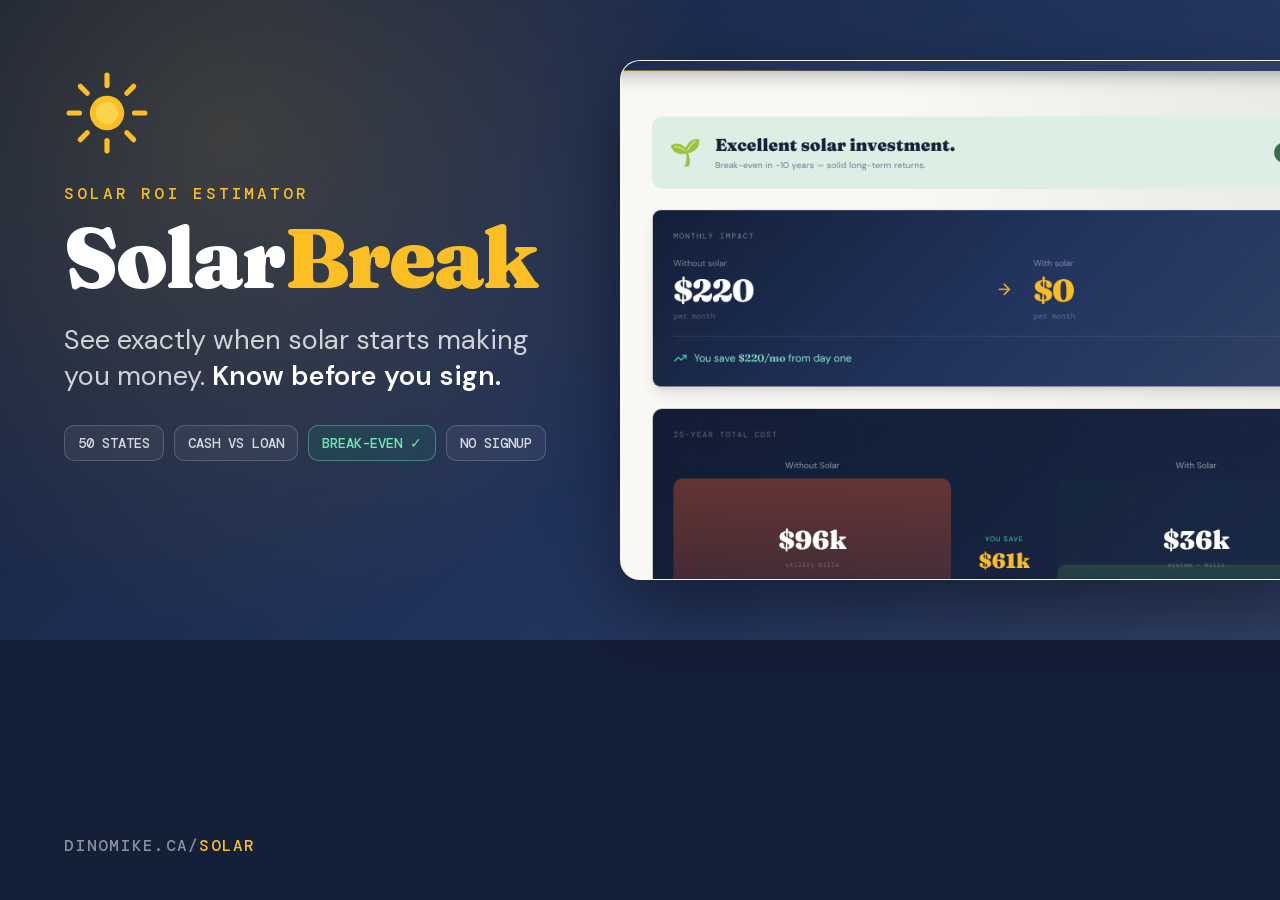
<file: docs/images/source/social-preview.html>
<!doctype html>
<html><head><meta charset="utf-8"><title>SolarBreak social preview</title>
<!-- Serve the repo at /solar/ (see record.js), open this page at 1280x640 and screenshot: docs/images/solarbreak-social.png -->
<style>
@font-face{font-family:Fraunces;font-weight:100 900;src:url(../../../_next/static/media/af4bf8399d1aacdf-s.p.woff2) format("woff2")}
@font-face{font-family:DMSans;font-weight:100 1000;src:url(../../../_next/static/media/13971731025ec697-s.p.woff2) format("woff2")}
@font-face{font-family:DMMono;font-weight:500;src:url(../../../_next/static/media/b7ea2ab4a8ad1f81-s.p.woff2) format("woff2")}
*{margin:0;box-sizing:border-box}
html,body{width:1280px;height:640px;overflow:hidden;font-family:DMSans,sans-serif;color:#fff;background:#141f38}
body{background:radial-gradient(circle at 18% 22%,rgba(251,191,36,.16),transparent 42%),linear-gradient(135deg,#141f38,#22345e 60%,#324267)}
.left{position:absolute;left:64px;top:70px;width:500px}
.sun{width:86px;height:86px}
.kicker{margin-top:22px;font-family:DMMono,monospace;font-size:16px;letter-spacing:.18em;color:#fbbf24}
h1{margin-top:12px;font-family:Fraunces,serif;font-size:84px;font-weight:900;letter-spacing:-2px;line-height:1}
h1 span{color:#fbbf24}
.tag{margin-top:22px;font-size:27px;line-height:1.35;color:rgba(255,255,255,.78)}
.tag b{color:#fff;font-weight:600}
.chips{margin-top:30px;display:flex;flex-wrap:wrap;gap:10px;font-family:DMMono,monospace;font-size:14px}
.chip{padding:8px 13px;border-radius:10px;border:1px solid rgba(255,255,255,.18);color:rgba(255,255,255,.8);background:rgba(255,255,255,.05)}
.chip.ok{color:#6ee7b7;border-color:rgba(110,231,183,.4);background:rgba(16,185,129,.1)}
.foot{position:absolute;left:64px;bottom:44px;font-family:DMMono,monospace;font-size:16px;color:rgba(255,255,255,.5);letter-spacing:.08em}
.foot span{color:#fbbf24}
.shot{position:absolute;right:-40px;top:60px;width:700px;height:520px;border-radius:20px;overflow:hidden;border:1px solid rgba(255,255,255,.15);box-shadow:0 30px 80px rgba(0,0,0,.45);background:#f7f3ea}
.shot img{width:1100px;margin:-40px 0 0 -330px}
</style></head><body>
<div class="left">
  <svg class="sun" viewBox="0 0 100 100"><g stroke="#fbbf24" stroke-width="6" stroke-linecap="round"><line x1="50" y1="6" x2="50" y2="18"/><line x1="50" y1="82" x2="50" y2="94"/><line x1="6" y1="50" x2="18" y2="50"/><line x1="82" y1="50" x2="94" y2="50"/><line x1="19" y1="19" x2="27" y2="27"/><line x1="73" y1="73" x2="81" y2="81"/><line x1="19" y1="81" x2="27" y2="73"/><line x1="73" y1="27" x2="81" y2="19"/></g><circle cx="50" cy="50" r="20" fill="#fbbf24"/><circle cx="50" cy="50" r="13" fill="#fcd34d"/></svg>
  <div class="kicker">SOLAR ROI ESTIMATOR</div>
  <h1>Solar<span>Break</span></h1>
  <div class="tag">See exactly when solar starts making you money. <b>Know before you sign.</b></div>
  <div class="chips"><span class="chip">50 STATES</span><span class="chip">CASH VS LOAN</span><span class="chip ok">BREAK-EVEN ✓</span><span class="chip">NO SIGNUP</span></div>
</div>
<div class="foot">DINOMIKE.CA/<span>SOLAR</span></div>
<div class="shot"><img src="shot-results.png" alt=""></div>
</body></html>
</file>
